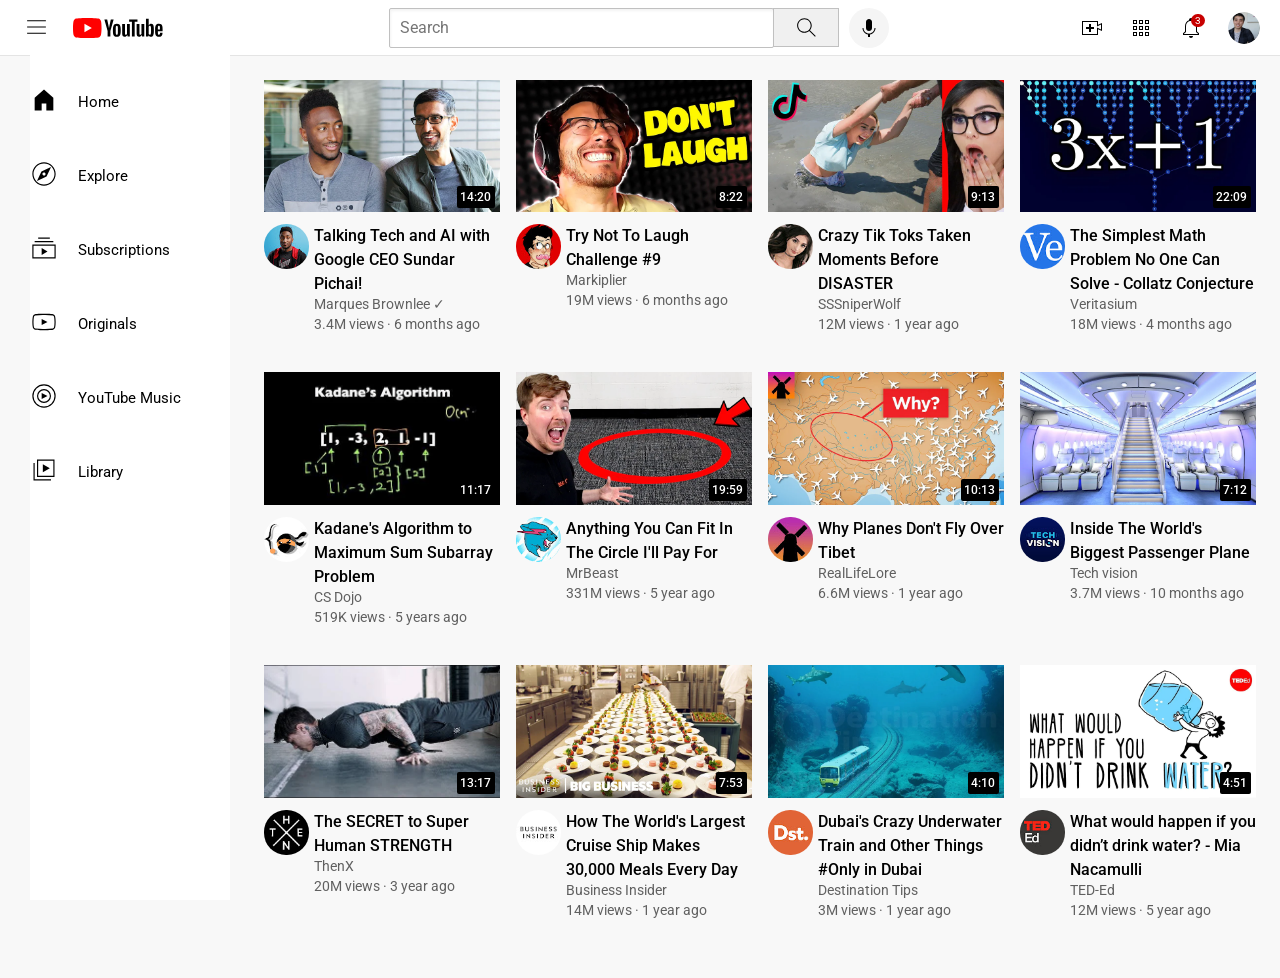
<file: index.html>
<!DOCTYPE html>
<html>
  <head>
    <title>YouTube.com Clone</title>

    <link rel="preconnect" href="https://fonts.googleapis.com">
    <link rel="preconnect" href="https://fonts.gstatic.com" crossorigin>
    <link href="https://fonts.googleapis.com/css2?family=Roboto:ital,wght@0,100..900;1,100..900&display=swap" rel="stylesheet">
    
    <link rel="stylesheet" href="styles/general.css">
    <link rel="stylesheet" href="styles/header.css">
    <link rel="stylesheet" href="styles/video.css">
    <link rel="stylesheet" href="styles/sidebar.css">
  </head>
  <body>
    <header class="header">
      <div class="left-section">
        <img class="hamburger-menu" src="icons/hamburger-menu.svg">

        <div class="youtube-logo-container">
          <img class="youtube-logo" src="icons/youtube-logo.svg">
          <div class="tooltip">YouTube Home</div>
        </div>
        
      </div>

      <div class="middle-section">
        <input class="search-bar" type="text" placeholder="Search">
        <button class="search-btn">
          <img class="search-icon" src="icons/search.svg">
          <div class="tooltip">Search</div>
        </button>
        <button class="voice-search-btn">
          <img class="voice-search-icon" src="icons/voice-search-icon.svg">
          <div class="tooltip">Search with your voice</div>
        </button>
      </div>

      <div class="right-section">
        <div class="upload-icon-container">
          <img class="upload-icon" src="icons/upload.svg">
          <div class="tooltip">Create</div>
        </div>
        
        <div class="youtube-apps-container">
          <img class="youtube-apps-icon" src="icons/youtube-apps.svg">
          <div class="tooltip">YouTube apps</div>
        </div>
        
        
        <div class="notification-icon-container">
          <img class="notification-icon" src="icons/notifications.svg">
          <div class="notifications-count">3</div>
          <div class="tooltip">Notifications</div>
        </div>
        
        <img class="my-channel-icon" src="channels-pictures/my-channel.jpeg">
      </div>
      
    </header>

    <nav class="sidebar">
      <div class="sidebar-link">
        <img src="icons/home.svg">
        <div>Home</div>
      </div>

      <div class="sidebar-link">
        <img src="icons/explore.svg">
        <div>Explore</div>
      </div>

      <div class="sidebar-link">
        <img src="icons/subscriptions.svg">
        <div>Subscriptions</div>
      </div>

      <div class="sidebar-link">
        <img src="icons/originals.svg">
        <div>Originals</div>
      </div>

      <div class="sidebar-link">
        <img src="icons/youtube-music.svg">
        <div>YouTube Music</div>
      </div>

      <div class="sidebar-link">
        <img src="icons/library.svg">
        <div>Library</div>
      </div>

    </nav>

    <main>
      <section class="video-grid">
          <!-- FIRST ICON-->
        <div class="video-preview">
          <div class="thumbnail-row">
            <a href="https://www.youtube.com/watch?v=n2RNcPRtAiY">
            <img class="thumbnail" src="thumbnails/thumbnail-1.webp">
            <div class="video-time">14:20</div>
            </a>
          </div>

          <div class="video-info-grid">
            <div class="channel-pic">
              <div class="profile-pic-container">
                <a href="https://www.youtube.com/c/mkbhd">
                <img class="profile-pic" src="channels-pictures/channel-1.jpeg">
              </a> 

            <!-- start of tooltip-->
              <div class="channel-tooltip">
                <div>
                  <img class="profile-pic" src="channels-pictures/channel-1.jpeg">
                </div>
              
                <div>
                  <div class="channel-tooltip-name">Marques Brownlee</div>
                  <div class="subscribers">20.7M subscribers</div>
                </div>        
              </div>
            <!-- end of tooltip-->  

            </div>
            </div>

            <div class="video-info">
              <a class="video-title" href="https://www.youtube.com/watch?v=n2RNcPRtAiY"> 
                Talking Tech and AI with Google CEO Sundar Pichai!
              </a>

              <p class="video-author">
                Marques Brownlee  &#10003;
            </p>

              <p class="video-stats">
                3.4M views &#183; 6 months ago
              </p>
            </div>
          </div>
          
        </div>

        <!-- SECOND ICON-->

        <div class="video-preview">
          <div class="thumbnail-row">
            <a href="https://www.youtube.com/watch?v=mP0RAo9SKZk">
            <img class="thumbnail" src="thumbnails/thumbnail-2.webp">
            <div class="video-time">8:22</div>
            </a>
          </div>

          <div class="video-info-grid">
            <div class="channel-pic">
              <div class="profile-pic-container">
                <a href="https://www.youtube.com/c/markiplier">
                <img class="profile-pic" src="channels-pictures/channel-2.jpeg">
              </a>
              

              <!-- start of tooltip-->
              <div class="channel-tooltip">
                <div>
                  <img class="profile-pic" src="channels-pictures/channel-2.jpeg">
                </div>
              
                <div>
                  <div class="channel-tooltip-name">Markiplier</div>
                  <div class="subscribers">38.1M subscribers</div>
                </div>        
              </div>
            <!-- end of tooltip-->  
            </div>
          </div>
          

            <div class="video-info">
              <a class="video-title" href="https://www.youtube.com/watch?v=mP0RAo9SKZk">
              Try Not To Laugh Challenge #9
              </a>

              <p class="video-author">
              Markiplier
              </p>

              <p class="video-stats">
              19M views &#183; 6 months ago
              </p>
            </div>
          </div>
        </div>

        <!-- THIRD ICON-->

        <div class="video-preview">
          <div class="thumbnail-row">
            <a href="https://www.youtube.com/watch?v=FgjPQQeTh1w">
              <img class="thumbnail" src="thumbnails/thumbnail-3.webp">
            <div class="video-time">9:13</div>
            </a>
          </div>

          <div class="video-info-grid">
            <div class="channel-pic">
              <div class="profile-pic-container">
                <a href="https://www.youtube.com/user/SSSniperWolf">
                <img class="profile-pic" src="channels-pictures/channel-3.jpeg">
              </a>

              <!-- start of tooltip-->
              <div class="channel-tooltip">
                <div>
                  <img class="profile-pic" src="channels-pictures/channel-3.jpeg">
                </div>
              
                <div>
                  <div class="channel-tooltip-name">SSSniperWolf</div>
                  <div class="subscribers">35.1M subscribers</div>
                </div>        
              </div>
            <!-- end of tooltip-->
              </div>           
            </div>

            <div class="video-info">
              <a class="video-title" href="https://www.youtube.com/watch?v=FgjPQQeTh1w">
                Crazy Tik Toks Taken Moments Before DISASTER
              </a>

              <p class="video-author">
                SSSniperWolf
            </p>

              <p class="video-stats">
                12M views &#183; 1 year ago
              </p>
            </div>
          </div>
          
        </div>

        <!-- FOURTH ICON-->

        <div class="video-preview">
          <div class="thumbnail-row">
            <a href="https://www.youtube.com/watch?v=094y1Z2wpJg">
              <img class="thumbnail" src="thumbnails/thumbnail-4.webp">
            <div class="video-time">22:09</div>
            </a>
          </div>

          <div class="video-info-grid">
            <div class="channel-pic">
              <div class="profile-pic-container">
              <a href="https://www.youtube.com/c/veritasium">
                <img class="profile-pic" src="channels-pictures/channel-4.jpeg">
              </a>

              <!-- start of tooltip-->
              <div class="channel-tooltip">
                <div>
                  <img class="profile-pic" src="channels-pictures/channel-4.jpeg">
                </div>
              
                <div>
                  <div class="channel-tooltip-name">Veritasium</div>
                  <div class="subscribers">20.1M subscribers</div>
                </div>        
              </div>
            <!-- end of tooltip-->
            </div>
            </div>
            

            <div class="video-info">
              <a class="video-title" href="https://www.youtube.com/watch?v=094y1Z2wpJg"> 
              The Simplest Math Problem No One Can Solve - Collatz Conjecture
              </a>

              <p class="video-author">
                Veritasium
              </p>

              <p class="video-stats">
              18M views &#183; 4 months ago
              </p>
            </div>
          </div>
        </div>

        <!-- FIFTH ICON-->

        <div class="video-preview">
          <div class="thumbnail-row">
            <a href="https://www.youtube.com/watch?v=86CQq3pKSUw">
              <img class="thumbnail" src="thumbnails/thumbnail-5.webp">
            <div class="video-time">11:17</div>
            </a>
          </div>

          <div class="video-info-grid">
            <div class="channel-pic">
              <div class="profile-pic-container">
              <a href="https://www.youtube.com/c/CSDojo">
                <img class="profile-pic" src="channels-pictures/channel-5.jpeg">
              </a> 
              
              <!-- start of tooltip-->
              <div class="channel-tooltip">
                <div>
                  <img class="profile-pic" src="channels-pictures/channel-5.jpeg">
                </div>
              
                <div>
                  <div class="channel-tooltip-name">CS Dojo</div>
                  <div class="subscribers">1.95M subscribers</div>
                </div>        
              </div>
            <!-- end of tooltip-->
            </div>
            </div>

            <div class="video-info">
              <a class="video-title" href="https://www.youtube.com/watch?v=86CQq3pKSUw"> 
                Kadane's Algorithm to Maximum Sum Subarray Problem
              </a>

              <p class="video-author">
                CS Dojo
            </p>

              <p class="video-stats">
                519K views &#183; 5 years ago
              </p>
            </div>
          </div>
          
        </div>

        <!-- SIXTH ICON-->

        <div class="video-preview">
          <div class="thumbnail-row">
            <a href="https://www.youtube.com/watch?v=yXWw0_UfSFg">
              <img class="thumbnail" src="thumbnails/thumbnail-6.webp">
              <div class="video-time">19:59</div>
            </a>          
          </div>

          <div class="video-info-grid">
            <div class="channel-pic">
              <div class="profile-pic-container">
              <a href="https://www.youtube.com/channel/UCX6OQ3DkcsbYNE6H8uQQuVA">
                <img class="profile-pic" src="channels-pictures/channel-6.jpeg">
              </a>

              <!-- start of tooltip-->
              <div class="channel-tooltip">
                <div>
                  <img class="profile-pic" src="channels-pictures/channel-6.jpeg">
                </div>
              
                <div>
                  <div class="channel-tooltip-name">MrBeast</div>
                  <div class="subscribers">463M subscribers</div>
                </div>        
              </div>
            <!-- end of tooltip-->
            </div>
            </div>

            <div class="video-info">
              <a class="video-title" href="https://www.youtube.com/watch?v=yXWw0_UfSFg"> 
                Anything You Can Fit In The Circle I'll Pay For
              </a>

              <p class="video-author">
                MrBeast
              </p>

              <p class="video-stats">
                331M views &#183; 5 year ago
              </p>
            </div>
          </div>
        </div>

        <!-- SEVENTH ICON-->
        <div class="video-preview">
          <div class="thumbnail-row">
            <a href="https://www.youtube.com/watch?v=fNVa1qMbF9Y">
              <img class="thumbnail" src="thumbnails/thumbnail-7.webp">
              <div class="video-time">10:13</div>
            </a>          
          </div>

          <div class="video-info-grid">
            <div class="channel-pic">
              <div class="profile-pic-container">
              <a href="https://www.youtube.com/channel/UCP5tjEmvPItGyLhmjdwP7Ww">
                <img class="profile-pic" src="channels-pictures/channel-7.jpeg">
              </a>

              <!-- start of tooltip-->
              <div class="channel-tooltip">
                <div>
                  <img class="profile-pic" src="channels-pictures/channel-7.jpeg">
                </div>
              
                <div>
                  <div class="channel-tooltip-name">RealLifeLore</div>
                  <div class="subscribers">7.9M subscribers</div>
                </div>        
              </div>
            <!-- end of tooltip-->
            </div>
            </div>

            <div class="video-info">
              <a class="video-title" href="https://www.youtube.com/watch?v=fNVa1qMbF9Y"> 
                Why Planes Don't Fly Over Tibet
              </a>

              <p class="video-author">
                RealLifeLore
              </p>

              <p class="video-stats">
                6.6M views &#183; 1 year ago
              </p>
            </div>
          </div>
        </div>


        <!-- EIGHTH ICON-->
        <div class="video-preview">
          <div class="thumbnail-row">
            <a href="https://www.youtube.com/watch?v=lFm4EM1juls">
              <img class="thumbnail" src="thumbnails/thumbnail-8.webp">
              <div class="video-time">7:12</div>
            </a>          
          </div>

          <div class="video-info-grid">
            <div class="channel-pic">
              <div class="profile-pic-container">
              <a href="https://www.youtube.com/channel/UCHAK6CyegY22Zj2GWrcaIxg">
                <img class="profile-pic" src="channels-pictures/channel-8.jpeg">
              </a>

              <!-- start of tooltip-->
              <div class="channel-tooltip">
                <div>
                  <img class="profile-pic" src="channels-pictures/channel-8.jpeg">
                </div>
              
                <div>
                  <div class="channel-tooltip-name">Tech vision</div>
                  <div class="subscribers">845K subscribers</div>
                </div>        
              </div>
            <!-- end of tooltip-->
            </div>
            </div>

            <div class="video-info">
              <a class="video-title" href="https://www.youtube.com/watch?v=lFm4EM1juls">               
                Inside The World's Biggest Passenger Plane
              </a>

              <p class="video-author">
                Tech vision
              </p>

              <p class="video-stats">
              3.7M views &#183; 10 months ago
              </p>
            </div>
          </div>
        </div>

        <!-- NINETH ICON-->
        <div class="video-preview">
          <div class="thumbnail-row">
            <a href="https://www.youtube.com/watch?v=ixmxOlcrlUc">
              <img class="thumbnail" src="thumbnails/thumbnail-9.webp">
              <div class="video-time">13:17</div>
            </a>          
          </div>

          <div class="video-info-grid">
            <div class="channel-pic">
              <div class="profile-pic-container">
              <a href="https://www.youtube.com/c/OFFICIALTHENXSTUDIOS">
                <img class="profile-pic" src="channels-pictures/channel-9.jpeg">
              </a>

              <!-- start of tooltip-->
              <div class="channel-tooltip">
                <div>
                  <img class="profile-pic" src="channels-pictures/channel-9.jpeg">
                </div>
              
                <div>
                  <div class="channel-tooltip-name">ThenX</div>
                  <div class="subscribers">7.83M subscribers</div>
                </div>        
              </div>
            <!-- end of tooltip-->
            </div>
            </div>

            <div class="video-info">
              <a class="video-title" href="https://www.youtube.com/watch?v=ixmxOlcrlUc"> 
                The SECRET to Super Human STRENGTH
              </a>

              <p class="video-author">
                ThenX
              </p>

              <p class="video-stats">
              20M views &#183; 3 year ago
              </p>
            </div>
          </div>
        </div>


        <!-- TENTH ICON-->
        <div class="video-preview">
          <div class="thumbnail-row">
            <a href="https://www.youtube.com/watch?v=R2vXbFp5C9o">
              <img class="thumbnail" src="thumbnails/thumbnail-10.webp">
              <div class="video-time">7:53</div>
            </a>          
          </div>

          <div class="video-info-grid">
            <div class="channel-pic">
              <div class="profile-pic-container">
              <a href="https://www.youtube.com/user/businessinsider">
                <img class="profile-pic" src="channels-pictures/channel-10.jpeg">
              </a>

              <!-- start of tooltip-->
              <div class="channel-tooltip">
                <div>
                  <img class="profile-pic" src="channels-pictures/channel-10.jpeg">
                </div>
              
                <div>
                  <div class="channel-tooltip-name">Business Insider</div>
                  <div class="subscribers">10.4M subscribers</div>
                </div>        
              </div>
            <!-- end of tooltip-->
            </div>
            </div>

            <div class="video-info">
              <a class="video-title" href="https://www.youtube.com/watch?v=R2vXbFp5C9o"> 
                How The World's Largest Cruise Ship Makes 30,000 Meals Every Day
              </a>

              <p class="video-author">
                Business Insider
              </p>

              <p class="video-stats">
              14M views &#183; 1 year ago
              </p>
            </div>
          </div>
        </div>


        <!-- ELEVENTH ICON-->
        <div class="video-preview">
          <div class="thumbnail-row">
            <a href="https://www.youtube.com/watch?v=0nZuYyXET3s">
              <img class="thumbnail" src="thumbnails/thumbnail-11.webp">
              <div class="video-time">4:10</div>
            </a>          
          </div>

          <div class="video-info-grid">
            <div class="channel-pic">
              <div class="profile-pic-container">
              <a href="https://www.youtube.com/c/Destinationtips">
                <img class="profile-pic" src="channels-pictures/channel-11.jpeg">
              </a>

              <!-- start of tooltip-->
              <div class="channel-tooltip">
                <div>
                  <img class="profile-pic" src="channels-pictures/channel-11.jpeg">
                </div>
              
                <div>
                  <div class="channel-tooltip-name">Destination Tips</div>
                  <div class="subscribers">281K subscribers</div>
                </div>        
              </div>
            <!-- end of tooltip-->
            </div>
            </div>

            <div class="video-info">
              <a class="video-title" href="https://www.youtube.com/watch?v=0nZuYyXET3s"> 
                Dubai's Crazy Underwater Train and Other Things #Only in Dubai
              </a>

              <p class="video-author">
                Destination Tips
              </p>

              <p class="video-stats">
              3M views &#183; 1 year ago
              </p>
            </div>
          </div>
        </div>


        <!-- TWELVETH ICON-->
        <div class="video-preview">
          <div class="thumbnail-row">
            <a href="https://www.youtube.com/watch?v=9iMGFqMmUFs">
              <img class="thumbnail" src="thumbnails/thumbnail-12.webp">
              <div class="video-time">4:51</div>
            </a>          
          </div>

          <div class="video-info-grid">
            <div class="channel-pic">
              <div class="profile-pic-container">
              <a href="https://www.youtube.com/teded">
                <img class="profile-pic" src="channels-pictures/channel-12.jpeg">
              </a>

              <!-- start of tooltip-->
              <div class="channel-tooltip">
                <div>
                  <img class="profile-pic" src="channels-pictures/channel-12.jpeg">
                </div>
              
                <div>
                  <div class="channel-tooltip-name">TED-Ed</div>
                  <div class="subscribers">22.3M subscribers</div>
                </div>        
              </div>
            <!-- end of tooltip-->
            </div>
            </div>

            <div class="video-info">
              <a class="video-title" href="https://www.youtube.com/watch?v=9iMGFqMmUFs"> 
                What would happen if you didn’t drink water? - Mia Nacamulli
              </a>

              <p class="video-author">
                TED-Ed
              </p>

              <p class="video-stats">
              12M views &#183; 5 year ago
              </p>
            </div>
          </div>
        </div>
      </section>
    </main>
  </body>
</html>
</file>
<file: styles/general.css>
p{
      font-family: Roboto, arial;
      margin-top: 0;
      margin-bottom: 0;
    }

body{
  margin: 0;
  padding-top: 80px;
  padding-left: 96px;
  padding-right: 24px;
  background-color: rgb(248, 248, 248);
}

@media(min-width: 1200.1px){
  body{
    margin-left: 168px;
  }
}
</file>
<file: styles/header.css>
.header{
  height: 55px;

  display: flex;
  flex-direction: row;
  justify-content: space-between;
  position: fixed;
  top: 0;
  left: 0;
  right: 0;
  z-index: 100;
  background-color: white;
  border-bottom-width: 1px;
  border-bottom-style: solid;
  border-bottom-color: rgb(228, 228, 228);
}

.left-section{
  display: flex;
  align-items: center;
}

.hamburger-menu{
  height: 25px;
  margin-left: 24px;
  margin-right: 24px;
}

.youtube-logo{
  height: 20px;
}

.middle-section{
  flex: 1;
  margin-left: 70px;
  margin-right: 35px;
  max-width: 500px;
  display: flex;
  align-items: center;
}

.search-bar{
  flex: 1;
  height: 36px;
  padding-left: 10px;
  font-size: 16px;
  border-width: 1px;
  border-style: solid;
  border-color: rgb(192, 192, 192);
  border-radius: 2px;
  box-shadow: inset 1px 2px 3px rgba(0, 0, 0, 0.05);
  width: 0;
}

.search-bar::placeholder{
  font-family: Roboto, Arial;
  font-size: 16px;
}

.search-btn{
  height: 39px;
  width: 66px;
  background-color: rgb(240, 240, 240);
  border-width: 1px;
  border-style: solid;
  border-color: rgb(192, 192, 192);
  margin-left: -1px;
  margin-right: 10px;
}

.search-btn, 
.voice-search-btn, 
.upload-icon-container,
.youtube-apps-container,
.notification-icon-container,
.youtube-logo-container{
  display: flex;
  justify-content: center;
  align-items: center;
  position: relative;
}

.search-btn .tooltip, 
.voice-search-btn .tooltip, 
.upload-icon-container .tooltip,
.youtube-apps-container .tooltip,
.notification-icon-container .tooltip,
.youtube-logo-container .tooltip{
  font-family: Roboto, Arial;
  position: absolute;
  background-color: gray;
  color: white;
  padding-top: 4px;
  padding-bottom: 4px;
  padding-left: 8px;
  padding-right: 8px;

  border-radius: 2px;
  font-size: 12px;

  bottom: -30px;
  opacity: 0;
  transition: opacity 0.15s;
  pointer-events: none;
  white-space: nowrap;

}

.search-btn:hover .tooltip, 
.voice-search-btn:hover .tooltip, 
.upload-icon-container:hover .tooltip,
.youtube-apps-container:hover .tooltip,
.notification-icon-container:hover .tooltip,
.youtube-logo-container:hover .tooltip{
  opacity: 1;
}

.search-icon{
  height: 25px;
  
}

.voice-search-btn{
  height: 40px;
  width: 40px;
  border-radius: 20px;
  border: none;
  background-color: rgb(245, 245, 245);
}

.voice-search-icon{
  height: 24px;
  
  
}

.right-section{
  width: 180px;
  margin-right: 20px;
  display: flex;
  align-items: center;
  justify-content: space-between;
  flex-shrink: 0;
}

.upload-icon{
  height: 24px;
  
}

.youtube-apps-icon{
  height: 24px;
  

}

.notification-icon{
  height: 24px;
  
}

.notification-icon-container{
  position: relative;
}

.notifications-count{
  position: absolute;
  top: -2px;
  right: -2px;
  background-color: rgb(200, 0, 0);
  color: white;
  font-family: Roboto, Arial;
  font-size: 10px;

  padding-left: 4px;
  padding-right: 4px;
  padding-top: 1px;
  padding-bottom: 1px;

  border-radius: 10px;
}

.my-channel-icon{
  height: 32px;
 border-radius: 16px;
}
</file>
<file: styles/video.css>
.thumbnail{
      width: 100%;
    }

    .video-title{
      margin-top: 0px;
      font-weight: 500;
      font-size: 14px;
      line-height: 20px;
      margin-bottom: 10px;
      text-decoration: none;
      font-family: Roboto, Arial;
      color: black;
    }

    .video-author{
      font-size: 12px;
      color: rgb(96, 96, 96);
      margin-bottom: 4px;
    }

    .video-stats{
      font-size: 12px;
      color: rgb(96, 96, 96);
    }

    .video-info-grid{
      display: grid;
      grid-template-columns: 50px 1fr;
    }

    .channel-pic{
      position: relative;
    }

    .profile-pic-container:hover .channel-tooltip{
      opacity: 1;
    }

    .channel-tooltip{
      position: absolute;
      bottom: -60px;
      left: 0px;
      
      display: flex;
      width: 200px;
      border-radius: 10px;
      padding: 10px 12px 10px 12px;
      box-shadow: 0 0 6px rgb(172, 172, 172);
      z-index: 200;
      background-color: white;

      transition: opacity 0.15s;
      opacity: 0;
      pointer-events: none;
    }

    .channel-tooltip-name{
      font-family: Roboto, Arial;
      font-weight: bold;
      margin-top: 3px;
      margin-left: 8px;
    }

    .subscribers{
      font-family: Roboto, Arial;
      margin-top: 4px;
      margin-left: 8px;
      color: rgb(165, 165, 165);
    }

    .profile-pic{
      width: 45px;
      border-radius: 22px;
    }

    .thumbnail-row{
      margin-bottom: 8px;
      position: relative;
    }
    .video-grid{
      display: grid;
      grid-template-columns: 1fr 1fr 1fr;
      column-gap: 16px;
      row-gap: 40px;
    }

    @media(max-width: 750px){
      .video-grid{
        grid-template-columns: 1fr 1fr;
    }
  }

     @media(min-width: 751px) and (max-width: 999px) {
      .video-grid {
        grid-template-columns: 1fr 1fr 1fr;
      }
    }

    @media(min-width: 1000px){
      .video-grid {
        grid-template-columns: 1fr 1fr 1fr 1fr;
      }

      .video-title{
        font-size: 16px;
        line-height: 24px;
      }

      .video-author,
      .video-stats{
        font-size: 14px;
      }

    }

    .video-time{
      font-family: roboto, arial;
      font-size: 12px;
      font-weight: 500;
      padding-left: 3px;
      padding-right: 4px;
      padding-top: 4px;
      padding-bottom: 4px;
      border-radius: 2px;
      background-color: black;
      color: white;
      position: absolute;
      bottom: 8px;
      right: 5px;
    }
</file>
<file: styles/sidebar.css>
@media (max-width:1200px){
.sidebar{
  position: fixed;
  left: 0;
  bottom: 0;
  top: 55px;
  background-color: white;
  width: 72px;
  z-index: 200;
  padding-top: 5px;
}

.sidebar-link{
  display: flex;
  height: 74px;
  justify-content: center;
  align-items: center;
  flex-direction: column;
  cursor: pointer;
}

.sidebar-link:hover{
  background-color: rgb(235, 235, 235);
}

.sidebar-link img{
  height: 24px;
  margin-bottom: 4px;
}

.sidebar-link div{
  font-family: Roboto,Arial;
  font-size: 10px;
}
}

@media(min-width: 1200.1px){
  .sidebar{
    position: fixed;
    left: 30px;
    bottom: 0;
    top: 55px;
    background-color: white;
    width: 200px;
    z-index: 200;
    padding-top: 10px;
  }

  .sidebar-link{
    display: flex;
    align-items: center;
    height: 74px;    
    flex-direction: row;
    cursor: pointer;
  }

  .sidebar-link:hover{
  background-color: rgb(235, 235, 235);
  }

  .sidebar-link img{
  height: 28px;
  margin-bottom: 4px;
  }

  .sidebar-link div{
  font-family: Roboto,Arial;
  font-size: 15px;
  margin-left: 20px;
}
}
</file>
